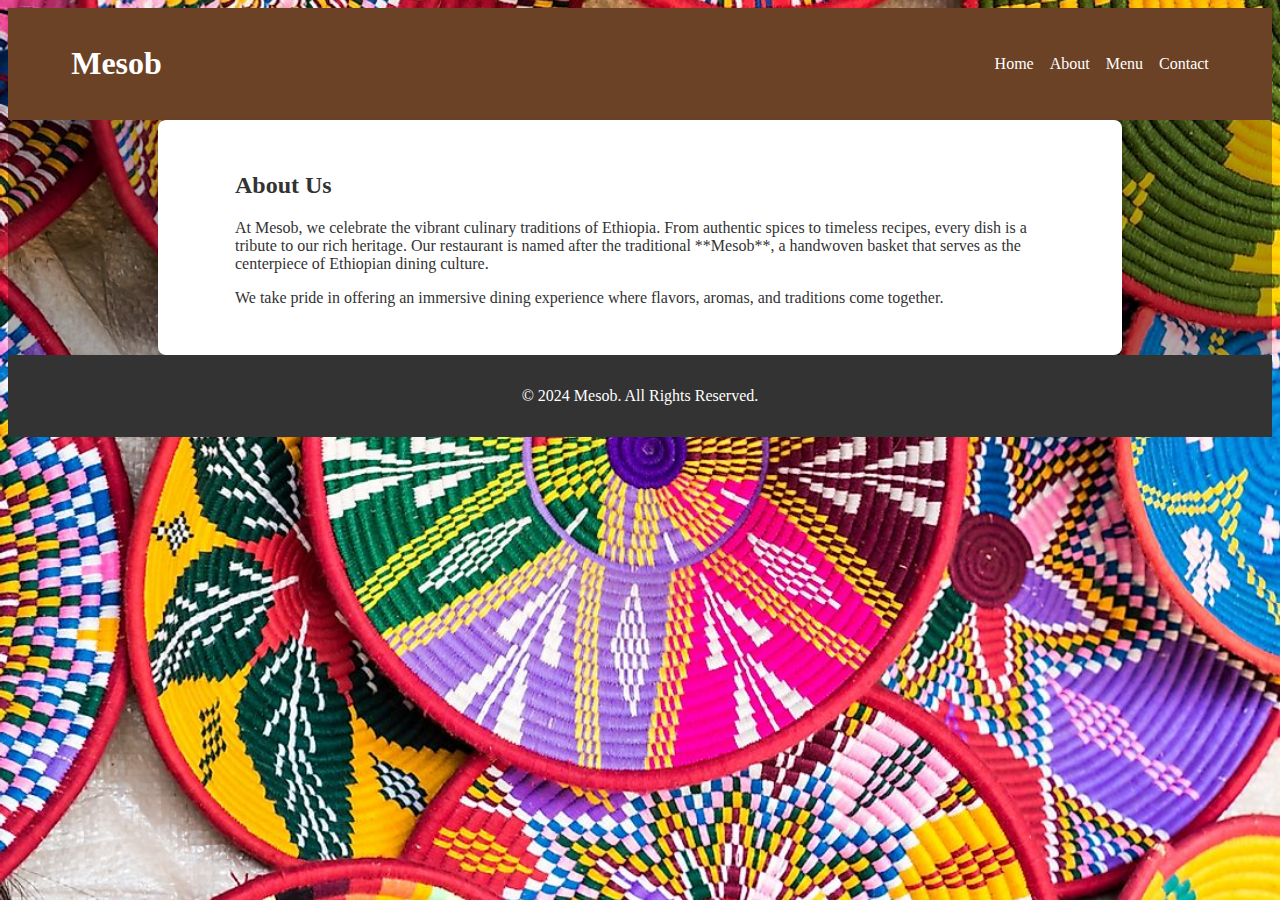
<file: about.html>
<!DOCTYPE html>
<html lang="en">
<head>
    <meta charset="UTF-8">
    <meta name="viewport" content="width=device-width, initial-scale=1.0">
    <title>About - Mesob</title>
    <link rel="stylesheet" href="styles.css">
</head>
<body>
    <header>
        <div class="container">
            <h1>Mesob</h1>
            <nav>
                <ul>
                    <li><a href="index.html">Home</a></li>
                    <li><a href="about.html">About</a></li>
                    <li><a href="menu.html">Menu</a></li>
                    <li><a href="contact.html">Contact</a></li>
                </ul>
            </nav>
            
        </div>
    </header>

    <section class="about">
        <div class="container">
            <h2>About Us</h2>
            <p>At Mesob, we celebrate the vibrant culinary traditions of Ethiopia. From authentic spices to timeless recipes, every dish is a tribute to our rich heritage. Our restaurant is named after the traditional **Mesob**, a handwoven basket that serves as the centerpiece of Ethiopian dining culture.</p>
            <p>We take pride in offering an immersive dining experience where flavors, aromas, and traditions come together.</p>
        </div>
    </section>

    <footer>
        <div class="container">
            <p>&copy; 2024 Mesob. All Rights Reserved.</p>
        </div>
    </footer>
</body>
</html>
</file>
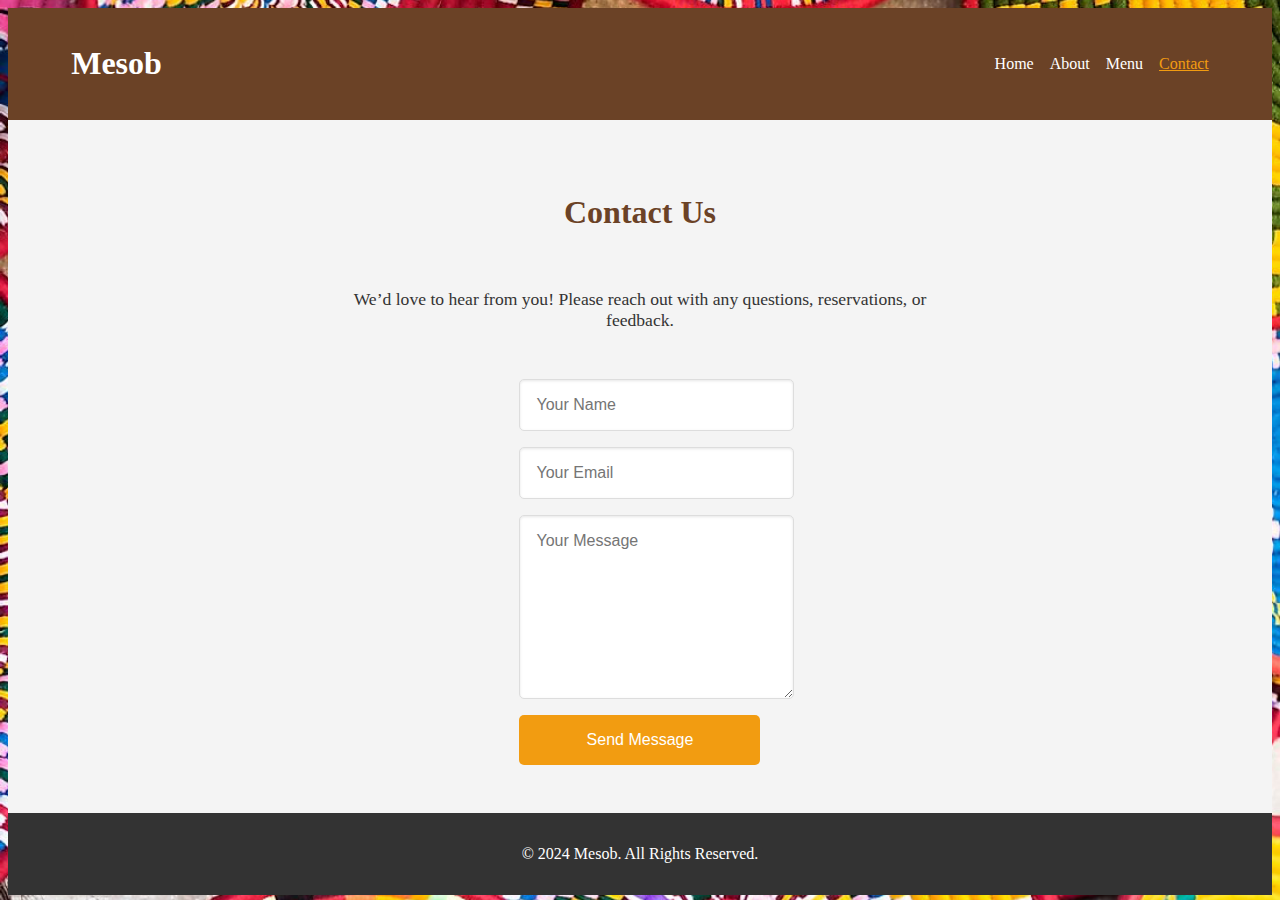
<file: contact.html>
<!DOCTYPE html>
<html lang="en">
<head>
    <meta charset="UTF-8">
    <meta name="viewport" content="width=device-width, initial-scale=1.0">
    <title>Contact - Mesob</title>
    <link rel="stylesheet" href="styles.css">
</head>
<body>
    <header>
        <div class="container">
            <h1>Mesob</h1>
            <nav>
                <ul>
                    <li><a href="index.html">Home</a></li>
                    <li><a href="about.html">About</a></li>
                    <li><a href="menu.html">Menu</a></li>
                    <li><a href="contact.html">Contact</a></li>
                </ul>
            </nav>
            
            
        </div>
    </header>

    <section class="contact">
        <div class="container">
            <h2>Contact Us</h2>
            <p>We’d love to hear from you! Please reach out with any questions, reservations, or feedback.</p>
            <form id="contactForm">
                <input type="text" placeholder="Your Name" required>
                <input type="email" placeholder="Your Email" required>
                <textarea placeholder="Your Message" required></textarea>
                <button type="submit">Send Message</button>
            </form>
        </div>
    </section>

    <footer>
        <div class="container">
            <p>&copy; 2024 Mesob. All Rights Reserved.</p>
        </div>
    </footer>
    <script src="script.js"></script>
</body>
</html>
</file>
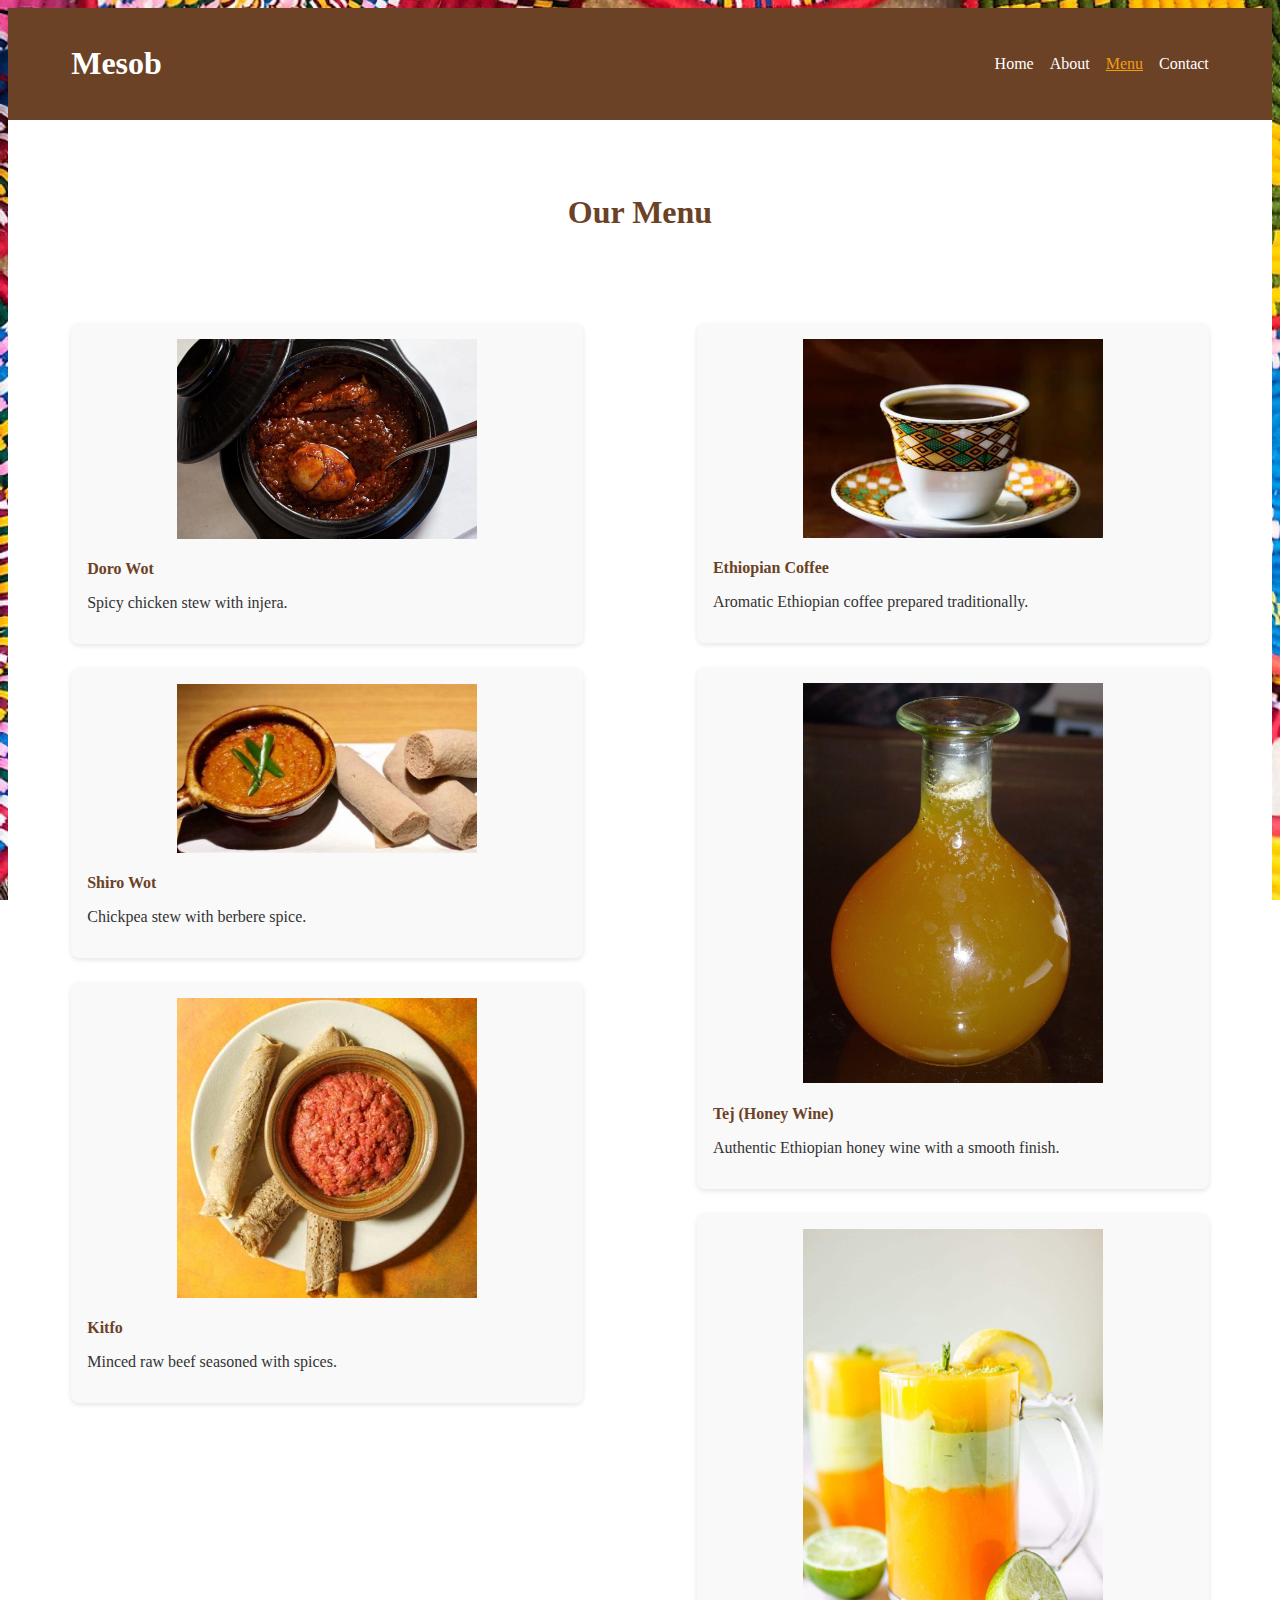
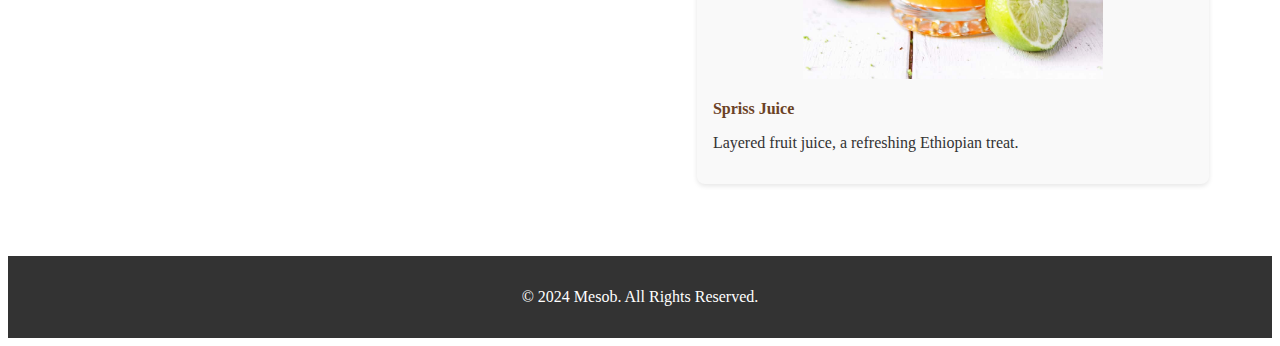
<file: menu.html>
<!DOCTYPE html>
<html lang="en">
<head>
    <meta charset="UTF-8">
    <meta name="viewport" content="width=device-width, initial-scale=1.0">
    <title>Mesob - Menu</title>
    <link rel="stylesheet" href="styles.css">
</head>
<body>
    <header>
        <div class="container">
            <h1>Mesob</h1>
            <nav>
                <ul>
                    <li><a href="index.html">Home</a></li>
                    <li><a href="about.html">About</a></li>
                    <li><a href="menu.html" class="active">Menu</a></li>
                    <li><a href="contact.html">Contact</a></li>
                </ul>
            </nav>
        </div>
    </header>

    <section class="menu">
        <div class="container">
            <h2 class="section-title">Our Menu</h2>

            <div class="menu-columns">
                <!-- Food Column -->
                <div class="menu-column">
                    <h3>Main Dishes</h3>
                    <div class="menu-item">
                        <img src="images/DoroWot_2048x.jpg" alt="Doro Wot">
                        <h4>Doro Wot</h4>
                        <p>Spicy chicken stew with injera.</p>
                    </div>
                    <div class="menu-item">
                        <img src="images/Shiro Wot (Ethiopian Chickpea Stew) Recipe _ Ethiopian Roots.jpg" alt="Shiro Wot">
                        <h4>Shiro Wot</h4>
                        <p>Chickpea stew with berbere spice.</p>
                    </div>
                    <div class="menu-item">
                        <img src="images/kitfo.jpg" alt="Kitfo">
                        <h4>Kitfo</h4>
                        <p>Minced raw beef seasoned with spices.</p>
                    </div>
                </div>

                <!-- Drinks & Coffee Column -->
                <div class="menu-column">
                    <h3>Drinks & Coffee</h3>
                    <div class="menu-item">
                        <img src="images/coffee.jpg" alt="Ethiopian Coffee">
                        <h4>Ethiopian Coffee</h4>
                        <p>Aromatic Ethiopian coffee prepared traditionally.</p>
                    </div>
                    <div class="menu-item">
                        <img src="images/tej.jpg" alt="Tej">
                        <h4>Tej (Honey Wine)</h4>
                        <p>Authentic Ethiopian honey wine with a smooth finish.</p>
                    </div>
                    <div class="menu-item">
                        <img src="images/spriss.jpg" alt="Spriss Juice">
                        <h4>Spriss Juice</h4>
                        <p>Layered fruit juice, a refreshing Ethiopian treat.</p>
                    </div>
                </div>
            </div>
        </div>
    </section>

    <footer>
        <div class="container">
            <p>&copy; 2024 Mesob. All Rights Reserved.</p>
        </div>
    </footer>
</body>
</html>
</file>
<file: styles.css>
/* 
Author: Kali Amdie 
Date: December 6, 2024
File Name: styles.css

*/


/* General Styles */

body {
    background-image: url('images/mesob.jpg'); 
    background-size: cover;
    background-position: center;
    background-attachment: fixed;
    color: #fff;
    position: relative; 
}

/* Overlay to reduce brightness */
body::before {
    content: ''; 
    position: absolute;
    top: 0;
    left: 0;
    right: 0;
    bottom: 0;
    background: rgba(0, 0, 0, 0.3); 
    z-index: -1; 
}

/* Optional: Customize Hero Section */
.hero {
    background-image: url('images/mesob.jpg'); 
    background-size: cover;
    background-position: center;
    padding: 5rem 0;
    color: #fff; 
    position: relative; 
}

/* Overlay for Hero Section */
.hero::before {
    content: '';
    position: absolute;
    top: 0;
    left: 0;
    right: 0;
    bottom: 0;
    background: rgba(0, 0, 0, 0.4); /* Darker overlay */
    z-index: -1;
}


header {
    background: #6b4226;
    color: white;
    padding: 1rem 0;
}

header .container {
    display: flex;
    justify-content: space-between;
    align-items: center;
}

header nav ul {
    list-style: none;
    display: flex;
    gap: 1rem;
    margin: 0;
    padding: 0;
}

header nav ul li a {
    color: white;
    text-decoration: none;
    transition: color 0.3s;
}

header nav ul li a.active,
header nav ul li a:hover {
    text-decoration: underline;
    color: #f29c11;
}

/* background for About section */
.about {
    background-color: white; 
    color: #333;
    padding: 2rem; 
    border-radius: 8px; 
    box-shadow: 0px 4px 8px rgba(0, 0, 0, 0.1); 
    max-width: 900px; 
    margin: 0 auto; 
}

/* Home Page Styles */
.hero {
    background: url('images/hero.jpg') no-repeat center center/cover;
    text-align: center;
    color: white;
    padding: 4rem 1rem;
}

.hero h2 {
    font-size: 2.5rem;
    margin-bottom: 1rem;
    
}

.hero p {
    font-size: 1.2rem;
    margin-bottom: 2rem;
}

.hero .btn {
    background-color: #f29c11;
    color: white;
    padding: 1rem 2rem;
    text-decoration: none;
    border-radius: 5px;
    transition: background-color 0.3s;
}

.hero .btn:hover {
    background-color: #e88c0d;
}

/* Specialties Section */
.specialties {
    background-color: #fff;
    padding: 3rem 1rem;
}

.specialties h2 {
    text-align: center;
    font-size: 2rem;
    color: #6b4226;
    margin-bottom: 2rem;
}

.specialties-grid {
    display: grid;
    grid-template-columns: repeat(auto-fit, minmax(250px, 1fr));
    gap: 2rem;
}

.specialty-item {
    text-align: center;
    background: #f9f9f9;
    padding: 1rem;
    border-radius: 8px;
    box-shadow: 0 2px 5px rgba(0, 0, 0, 0.1);
}

.specialty-item img {
    width: 100%;
    height: auto;
    border-radius: 8px;
}

.specialty-item h3 {
    margin-top: 1rem;
    color: #6b4226;
}

.specialty-item p {
    font-size: 1rem;
    color: #333;
}

/* Customer Reviews Section */
.reviews {
    background-color: #f4f4f4;
    padding: 3rem 1rem;
}

.reviews h2 {
    text-align: center;
    font-size: 2rem;
    color: #6b4226;
    margin-bottom: 2rem;
}

.review-item {
    text-align: center;
    max-width: 600px;
    margin: 0 auto 2rem auto;
    font-style: italic;
    color: #333;
}

.review-item h4 {
    margin-top: 1rem;
    font-size: 1rem;
    color: #6b4226;
}

/* Footer */
footer {
    background: #333;
    color: white;
    text-align: center;
    padding: 1rem 0;
}

/* Menu Page Styles */
.menu {
    padding: 3rem 0;
    background-color: #fff;
}

.menu h2 {
    text-align: center;
    font-size: 2rem;
    color: #6b4226;
    margin-bottom: 2rem;
}

.menu-columns {
    display: flex; 
    justify-content: space-between; 
    gap: 2rem; 
}

.menu-column {
    width: 48%; 
}

.menu-item {
    background: #f9f9f9;
    padding: 1rem;
    border-radius: 8px;
    box-shadow: 0 2px 5px rgba(0, 0, 0, 0.1);
    margin-bottom: 1.5rem;
}

.menu-item img {
    max-width: 100%; 
    height: auto;
    margin: 0 auto;
    display: block;
}

.menu-item h3 {
    color: black;
}


.menu-item h4 {
    color: #6b4226;
    margin-bottom: 0.5rem;
}

.menu-item p {
    color: #333;
}

/* Menu Page Styles */
.menu-column .menu-item img {
    width: 100%; 
    max-width: 300px; 
    height: auto; 
    margin: 0 auto; 
    display: block; }

/* Adjusting Image Display in Menu */
.menu-item img {
    max-width: 300px; 
    width: 100%; 
    height: auto;
    margin: 0 auto; 
    display: block; 
}

/* Responsive Layout */
.container {
    width: 90%;
    max-width: 1200px;
    margin: 0 auto;
}

@media (min-width: 768px) {
    .menu {
        display: flex;
        justify-content: space-between;
        gap: 2rem;
    }

    .menu-column {
        width: 45%; 
    }
}

@media (max-width: 576px) {
    .hero h2 {
        font-size: 2rem;
    }

    .specialties-grid {
        grid-template-columns: 1fr;}
}
/* Contact Section */
.contact {
    background-color: #f4f4f4;
    padding: 3rem 1rem;
    text-align: center;
}

.contact h2 {
    font-size: 2rem;
    color: #6b4226;
    margin-bottom: 1.5rem;
}

.contact p {
    font-size: 1.1rem;
    color: #333;
    margin-bottom: 2rem;
    max-width: 600px;
    margin-left: auto;
    margin-right: auto;
}

#contactForm {
    max-width: 600px;
    margin: 0 auto;
    display: flex;
    flex-direction: column;
    gap: 1rem;
}

#contactForm input,
#contactForm textarea {
    width: 100%;
    padding: 1rem;
    border: 1px solid #ddd;
    border-radius: 5px;
    font-size: 1rem;
    font-family: Arial, sans-serif;
    box-shadow: inset 0 1px 3px rgba(0, 0, 0, 0.1);
}

#contactForm input:focus,
#contactForm textarea:focus {
    border-color: #f29c11;
    outline: none;
    box-shadow: 0 0 5px rgba(242, 156, 17, 0.5);
}

#contactForm textarea {
    height: 150px;
    resize: vertical;
}

#contactForm button {
    background-color: #f29c11;
    color: white;
    padding: 1rem;
    border: none;
    border-radius: 5px;
    font-size: 1rem;
    cursor: pointer;
    transition: background-color 0.3s;
}

#contactForm button:hover {
    background-color: #e88c0d;
}

.contact .container {
    display: flex;
    flex-direction: column;
    align-items: center;
    gap: 1rem;
}

.contact .container p {
    text-align: center;
}
</file>
